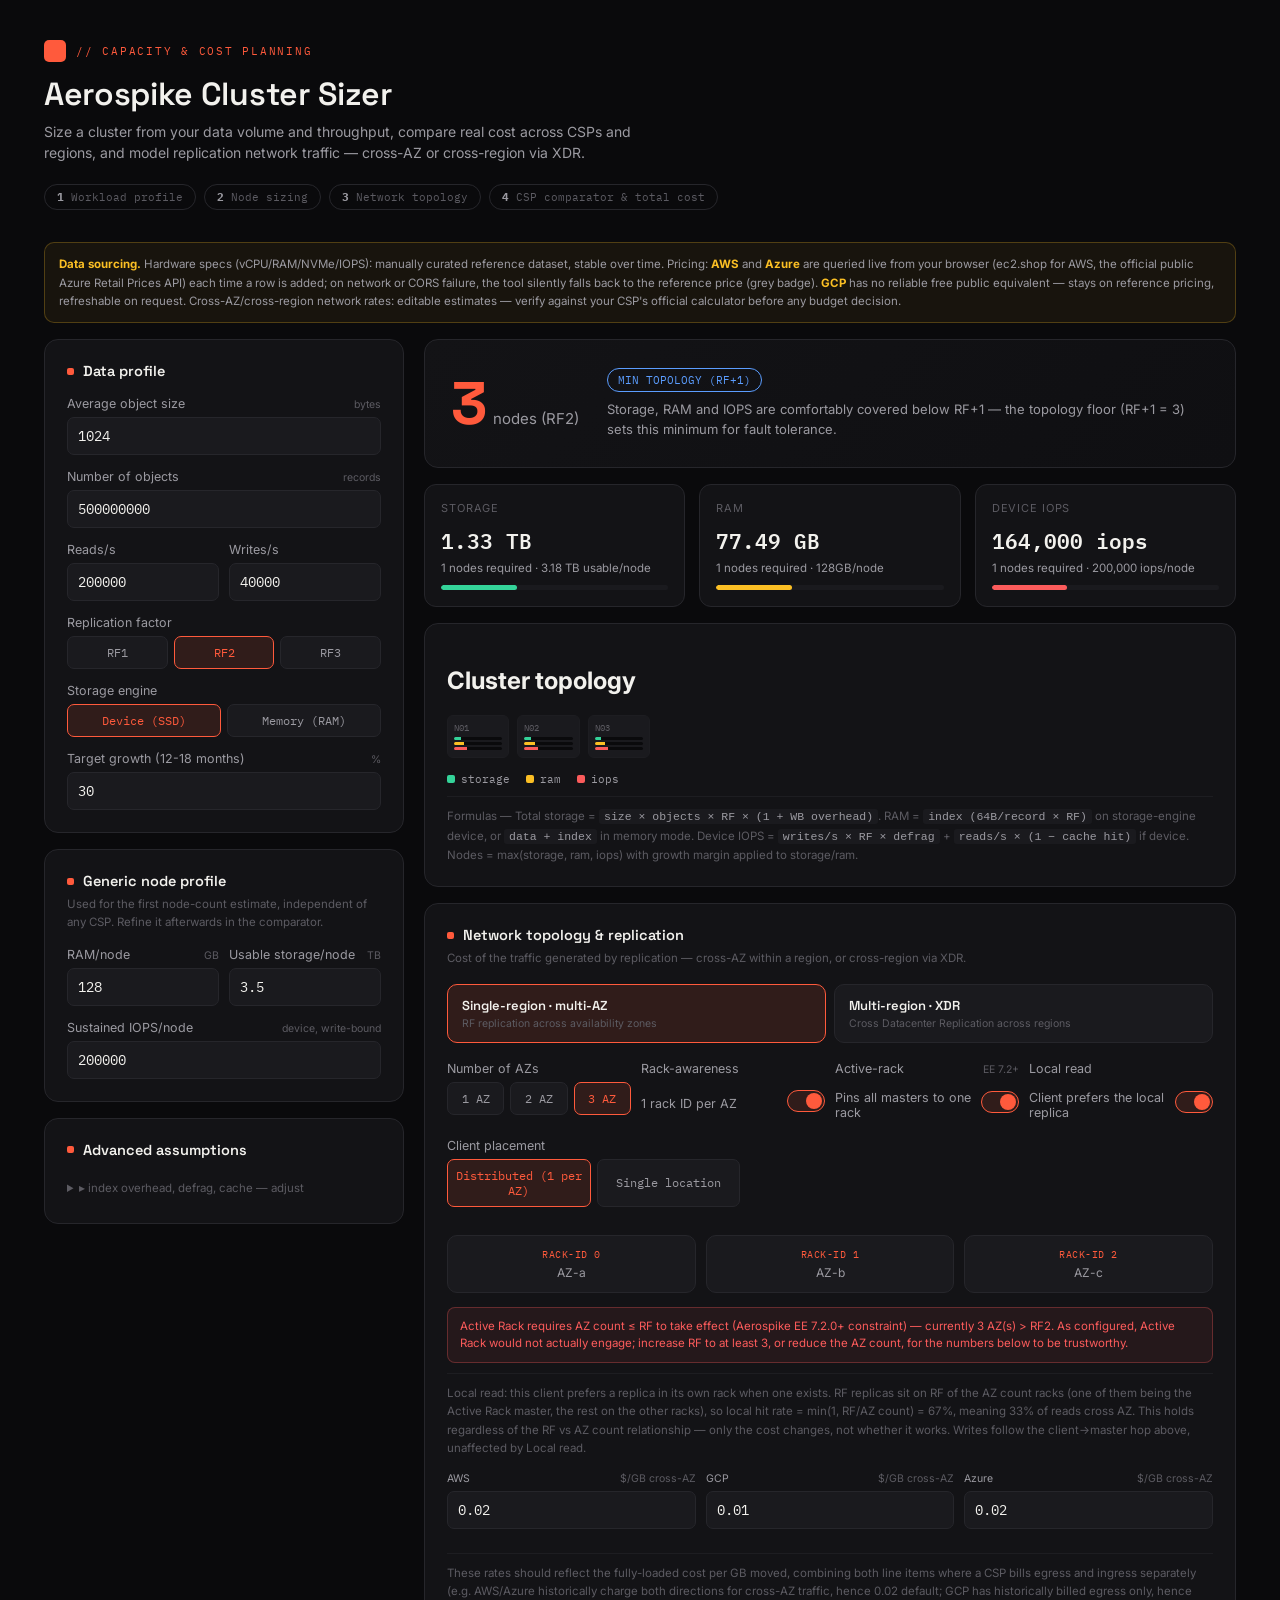
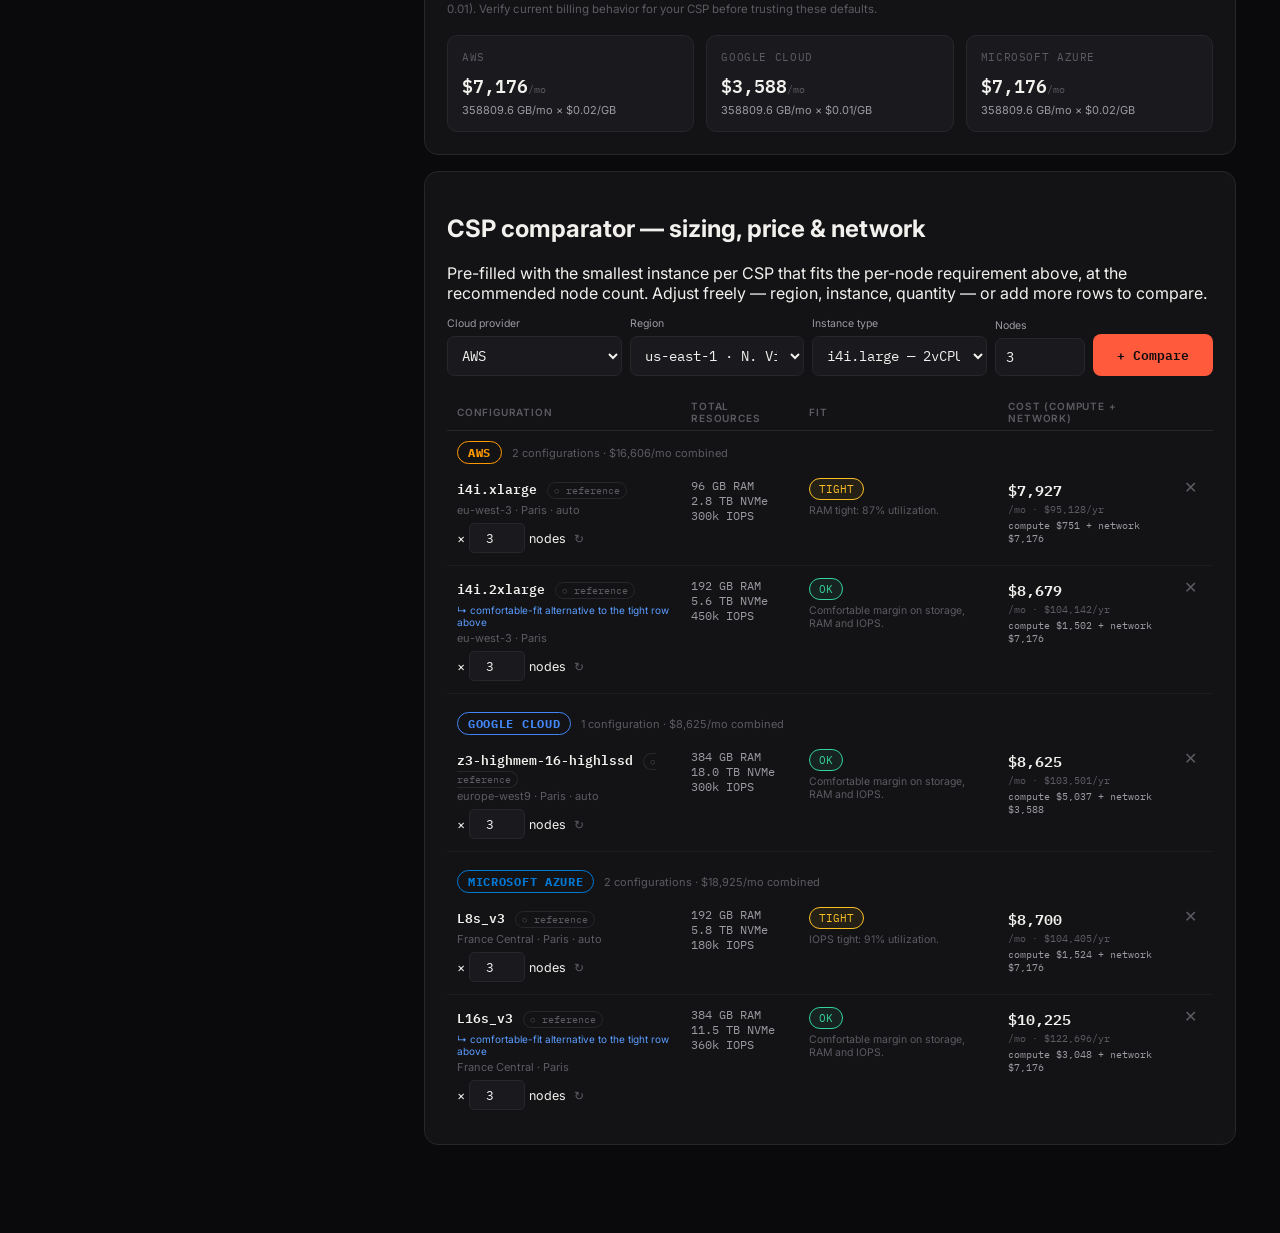
<file: aerospike-cluster-sizer.html>
<!DOCTYPE html>
<html lang="en">
<head>
<meta charset="UTF-8">
<meta name="viewport" content="width=device-width, initial-scale=1.0">
<title>Aerospike Cluster Sizer</title>
<link rel="preconnect" href="https://fonts.googleapis.com">
<link href="https://fonts.googleapis.com/css2?family=Space+Grotesk:wght@500;600;700&family=Inter:wght@400;500;600;700&family=IBM+Plex+Mono:wght@400;500;600;700&display=swap" rel="stylesheet">
<style>
  :root{
    --bg:#0A0A0C;
    --panel:#131316;
    --panel-2:#1A1A1E;
    --panel-3:#0F0F12;
    --border:#26262B;
    --border-soft:#1D1D21;
    --text:#F2F1ED;
    --text-dim:#9B9AA1;
    --text-faint:#5C5B62;
    --red:#FF5A3C;
    --red-dim:rgba(255,90,60,.12);
    --green:#34D399;
    --amber:#FBBF24;
    --bad:#FB5B5B;
    --blue:#5B9DFF;
  }
  *{box-sizing:border-box;}
  html,body{margin:0;padding:0;background:var(--bg);color:var(--text);font-family:'Inter',sans-serif;}
  ::selection{background:var(--red);color:#0A0A0C;}
  .mono{font-family:'IBM Plex Mono',monospace;}
  .disp{font-family:'Space Grotesk',sans-serif;}

  .wrap{max-width:1240px;margin:0 auto;padding:40px 24px 90px;}

  header{margin-bottom:32px;}
  .brand-row{display:flex;align-items:center;gap:10px;margin-bottom:14px;}
  .brand-mark{width:22px;height:22px;background:var(--red);border-radius:5px;display:inline-block;}
  .brand-eyebrow{font-family:'IBM Plex Mono',monospace;font-size:11px;letter-spacing:.16em;color:var(--red);text-transform:uppercase;}
  h1{font-family:'Space Grotesk',sans-serif;font-size:32px;margin:0 0 8px;font-weight:600;letter-spacing:-0.01em;line-height:1.15;}
  header p{color:var(--text-dim);font-size:14px;margin:0;max-width:640px;line-height:1.55;}

  .steps{display:flex;gap:8px;margin-top:20px;flex-wrap:wrap;}
  .step-pill{font-family:'IBM Plex Mono',monospace;font-size:10.5px;color:var(--text-faint);border:1px solid var(--border);border-radius:20px;padding:5px 12px;}
  .step-pill b{color:var(--text-dim);}

  .grid{display:grid;grid-template-columns:360px 1fr;gap:20px;}
  @media (max-width:940px){.grid{grid-template-columns:1fr;}}

  .panel{background:var(--panel);border:1px solid var(--border);border-radius:14px;padding:22px;}
  .panel + .panel{margin-top:16px;}
  .panel h2{font-family:'Space Grotesk',sans-serif;font-size:14.5px;margin:0 0 16px;font-weight:600;display:flex;align-items:center;gap:9px;}
  .panel h2::before{content:'';width:7px;height:7px;border-radius:2px;background:var(--red);display:inline-block;}
  .panel .subhead{font-size:11.5px;color:var(--text-faint);margin:-10px 0 16px;line-height:1.5;}

  .field{margin-bottom:14px;}
  .field:last-child{margin-bottom:0;}
  .field label{display:flex;justify-content:space-between;align-items:baseline;font-size:12.5px;color:var(--text-dim);margin-bottom:6px;}
  .field label span.hint{font-size:10.5px;color:var(--text-faint);}
  .field input[type=number], .field input[type=text], .field select{
    width:100%;background:var(--panel-2);border:1px solid var(--border);color:var(--text);
    padding:9px 10px;border-radius:7px;font-family:'IBM Plex Mono',monospace;font-size:13.5px;
  }
  .field input:focus, .field select:focus{outline:none;border-color:var(--red);}
  .field-row{display:grid;grid-template-columns:1fr 1fr;gap:10px;}
  .field-row3{display:grid;grid-template-columns:1fr 1fr 1fr;gap:10px;}
  .field-row4{display:grid;grid-template-columns:1fr 1fr 1fr 1fr;gap:10px;}

  .toggle-row{display:flex;gap:6px;}
  .toggle-btn{flex:1;background:var(--panel-2);border:1px solid var(--border);color:var(--text-dim);padding:8px 6px;font-size:12px;border-radius:7px;cursor:pointer;font-family:'IBM Plex Mono',monospace;transition:all .12s;}
  .toggle-btn.active{border-color:var(--red);color:var(--red);background:var(--red-dim);}

  .switch-row{display:flex;align-items:center;justify-content:space-between;gap:10px;padding:4px 0;}
  .switch-label{font-size:12.5px;color:var(--text-dim);}
  .switch{position:relative;width:38px;height:22px;flex:none;}
  .switch input{opacity:0;width:0;height:0;}
  .switch .slider{position:absolute;inset:0;background:var(--panel-2);border:1px solid var(--border);border-radius:20px;cursor:pointer;transition:.15s;}
  .switch .slider::before{content:'';position:absolute;width:16px;height:16px;left:2px;top:2px;background:var(--text-faint);border-radius:50%;transition:.15s;}
  .switch input:checked + .slider{background:var(--red-dim);border-color:var(--red);}
  .switch input:checked + .slider::before{transform:translateX(16px);background:var(--red);}
  .switch input:disabled + .slider{opacity:.4;cursor:not-allowed;}

  details{margin-top:4px;}
  summary{font-size:11.5px;color:var(--text-faint);cursor:pointer;padding:6px 0;user-select:none;}
  summary:hover{color:var(--text-dim);}

  .warn-box{background:rgba(251,91,91,.08);border:1px solid rgba(251,91,91,.3);border-radius:8px;padding:10px 12px;font-size:11.5px;color:var(--bad);line-height:1.5;margin-top:10px;}

  .hero-result{background:linear-gradient(135deg, var(--panel) 0%, var(--panel-3) 100%);border:1px solid var(--border);border-radius:14px;padding:28px 26px;display:flex;align-items:center;gap:28px;margin-bottom:16px;flex-wrap:wrap;}
  .node-count{font-family:'Space Grotesk',sans-serif;font-size:60px;font-weight:700;line-height:1;color:var(--red);}
  .node-count small{font-size:15px;color:var(--text-dim);font-weight:400;margin-left:6px;font-family:'Inter',sans-serif;}
  .hero-meta{flex:1;min-width:220px;}
  .hero-meta .constraint-tag{display:inline-block;font-family:'IBM Plex Mono',monospace;font-size:11px;padding:4px 10px;border-radius:20px;border:1px solid var(--border);margin-bottom:8px;}
  .hero-meta p{margin:0;font-size:13px;color:var(--text-dim);line-height:1.5;}

  .metrics-row{display:grid;grid-template-columns:repeat(3,1fr);gap:14px;margin-bottom:16px;}
  .metric-card{background:var(--panel);border:1px solid var(--border);border-radius:12px;padding:16px;}
  .metric-card .label{font-size:11px;text-transform:uppercase;letter-spacing:.08em;color:var(--text-faint);margin-bottom:8px;}
  .metric-card .value{font-family:'IBM Plex Mono',monospace;font-size:21px;font-weight:600;}
  .metric-card .subvalue{font-size:11.5px;color:var(--text-dim);margin-top:4px;}
  .bar-track{height:5px;background:var(--panel-2);border-radius:3px;margin-top:10px;overflow:hidden;}
  .bar-fill{height:100%;border-radius:3px;transition:width .25s ease;}

  .node-grid-panel{background:var(--panel);border:1px solid var(--border);border-radius:14px;padding:22px;}
  .node-grid{display:grid;grid-template-columns:repeat(auto-fill, minmax(60px,1fr));gap:8px;margin-top:14px;}
  .node-box{background:var(--panel-2);border:1px solid var(--border-soft);border-radius:6px;padding:6px 6px 5px;}
  .node-box .nid{font-family:'IBM Plex Mono',monospace;font-size:9px;color:var(--text-faint);margin-bottom:4px;}
  .node-mini-bar{height:3px;background:#0A0A0C;border-radius:2px;margin-bottom:2px;overflow:hidden;}
  .node-mini-fill{height:100%;}
  .legend{display:flex;gap:16px;margin-top:14px;flex-wrap:wrap;}
  .legend-item{display:flex;align-items:center;gap:6px;font-size:11px;color:var(--text-dim);font-family:'IBM Plex Mono',monospace;}
  .legend-dot{width:8px;height:8px;border-radius:2px;}
  .formula-note{font-size:11.5px;color:var(--text-faint);margin-top:10px;line-height:1.6;border-top:1px solid var(--border-soft);padding-top:10px;}
  .formula-note code{color:var(--text-dim);background:var(--panel-2);padding:1px 5px;border-radius:3px;}

  .disclaimer{background:rgba(251,191,36,.06);border:1px solid rgba(251,191,36,.25);border-radius:10px;padding:12px 14px;font-size:11.5px;color:var(--text-dim);line-height:1.6;margin-bottom:16px;}
  .disclaimer b{color:var(--amber);}

  .net-panel{margin-top:16px;}
  .mode-tabs{display:flex;gap:8px;margin-bottom:18px;}
  .mode-tab{flex:1;background:var(--panel-2);border:1px solid var(--border);border-radius:10px;padding:12px 14px;cursor:pointer;transition:.12s;}
  .mode-tab.active{border-color:var(--red);background:var(--red-dim);}
  .mode-tab .mt-title{font-family:'Space Grotesk',sans-serif;font-size:13px;font-weight:600;color:var(--text);}
  .mode-tab .mt-sub{font-size:10.5px;color:var(--text-faint);margin-top:3px;}

  .rack-viz{display:flex;gap:10px;margin:14px 0;flex-wrap:wrap;}
  .rack-box{flex:1;min-width:110px;background:var(--panel-2);border:1px solid var(--border);border-radius:10px;padding:12px;text-align:center;}
  .rack-box .rid{font-family:'IBM Plex Mono',monospace;font-size:10px;color:var(--red);margin-bottom:4px;letter-spacing:.05em;}
  .rack-box .az{font-size:12px;color:var(--text-dim);}

  .net-results{display:grid;grid-template-columns:repeat(3,1fr);gap:12px;margin-top:16px;}
  .net-result-card{background:var(--panel-2);border:1px solid var(--border);border-radius:10px;padding:14px;}
  .net-result-card .csp-name{font-family:'IBM Plex Mono',monospace;font-size:10.5px;color:var(--text-faint);text-transform:uppercase;letter-spacing:.06em;margin-bottom:6px;}
  .net-result-card .cost{font-family:'IBM Plex Mono',monospace;font-size:18px;font-weight:600;}
  .net-result-card .gb{font-size:11px;color:var(--text-dim);margin-top:3px;}
  .rate-inputs{display:grid;grid-template-columns:repeat(3,1fr);gap:10px;margin-top:14px;}
  .rate-inputs .field label{font-size:10.5px;}

  .csp-panel{background:var(--panel);border:1px solid var(--border);border-radius:14px;padding:22px;margin-top:16px;}
  .csp-add-row{display:grid;grid-template-columns:1fr 1fr 1fr 90px 120px;gap:8px;align-items:end;margin-top:14px;}
  @media (max-width:940px){.csp-add-row{grid-template-columns:1fr 1fr;}}
  .csp-add-row .field{margin-bottom:0;}
  .csp-add-row label{font-size:10.5px;}
  .add-btn{background:var(--red);color:#0A0A0C;border:none;border-radius:8px;padding:10px 10px;font-family:'IBM Plex Mono',monospace;font-size:12.5px;font-weight:600;cursor:pointer;}
  .add-btn:hover{opacity:.88;}

  .compare-table{width:100%;border-collapse:collapse;margin-top:18px;font-size:12.5px;}
  .compare-table th{text-align:left;font-size:10px;text-transform:uppercase;letter-spacing:.08em;color:var(--text-faint);padding:6px 10px;border-bottom:1px solid var(--border);font-weight:600;}
  .compare-table td{padding:12px 10px;border-bottom:1px solid var(--border-soft);vertical-align:top;}
  .csp-group-row td{padding:14px 10px 6px;border-bottom:none;}
  .csp-group-row:not(:first-child) td{padding-top:22px;border-top:1px solid var(--border);}
  .csp-group-label{font-family:'IBM Plex Mono',monospace;font-size:11.5px;font-weight:700;text-transform:uppercase;letter-spacing:.06em;border:1px solid;border-radius:20px;padding:3px 10px;}
  .csp-group-count{font-size:11px;color:var(--text-faint);margin-left:10px;}
  .compare-table tr:last-child td{border-bottom:none;}
  .row-instance{font-family:'IBM Plex Mono',monospace;font-weight:600;}
  .row-csp-tag{display:inline-block;font-size:9.5px;font-family:'IBM Plex Mono',monospace;padding:2px 6px;border-radius:3px;margin-right:6px;text-transform:uppercase;letter-spacing:.04em;}
  .price-source{font-size:9.5px;font-family:'IBM Plex Mono',monospace;padding:1px 6px;border-radius:10px;margin-left:6px;}
  .price-live{color:var(--green);border:1px solid var(--green);}
  .price-ref{color:var(--text-faint);border:1px solid var(--border);}
  .row-cost{font-family:'IBM Plex Mono',monospace;font-weight:600;font-size:15px;}
  .row-cost .per-mo{font-size:10px;color:var(--text-faint);font-weight:400;display:block;}
  .row-cost .breakdown{font-size:10px;color:var(--text-dim);font-weight:400;margin-top:3px;}
  .fit-badge{font-family:'IBM Plex Mono',monospace;font-size:10.5px;padding:3px 9px;border-radius:20px;border:1px solid;display:inline-block;white-space:nowrap;}
  .fit-ok{color:var(--green);border-color:var(--green);background:rgba(52,211,153,.08);}
  .fit-tight{color:var(--amber);border-color:var(--amber);background:rgba(251,191,36,.08);}
  .fit-bad{color:var(--bad);border-color:var(--bad);background:rgba(251,91,91,.08);}
  .fit-detail{font-size:10.5px;color:var(--text-faint);margin-top:4px;max-width:230px;}
  .qty-input{width:56px;background:var(--panel-2);border:1px solid var(--border);color:var(--text);padding:6px 7px;border-radius:5px;font-family:'IBM Plex Mono',monospace;font-size:12.5px;text-align:center;}
  .remove-btn{background:none;border:none;color:var(--text-faint);cursor:pointer;font-size:16px;line-height:1;padding:2px 6px;}
  .remove-btn:hover{color:var(--bad);}
  .refresh-btn{background:none;border:none;color:var(--text-faint);cursor:pointer;font-size:12px;padding:2px 4px;}
  .refresh-btn:hover{color:var(--blue);}
  .empty-compare{color:var(--text-faint);font-size:12.5px;padding:24px 0;text-align:center;}
  .loading-dot{display:inline-block;width:6px;height:6px;border-radius:50%;background:var(--amber);animation:pulse 1s infinite;}
  @keyframes pulse{0%,100%{opacity:1;}50%{opacity:.3;}}
</style>
</head>
<body>
<div class="wrap">

  <header>
    <div class="brand-row">
      <span class="brand-mark"></span>
      <span class="brand-eyebrow">// capacity &amp; cost planning</span>
    </div>
    <h1>Aerospike Cluster Sizer</h1>
    <p>Size a cluster from your data volume and throughput, compare real cost across CSPs and regions, and model replication network traffic — cross-AZ or cross-region via XDR.</p>
    <div class="steps">
      <span class="step-pill"><b>1</b> Workload profile</span>
      <span class="step-pill"><b>2</b> Node sizing</span>
      <span class="step-pill"><b>3</b> Network topology</span>
      <span class="step-pill"><b>4</b> CSP comparator &amp; total cost</span>
    </div>
  </header>

  <div class="disclaimer">
    <b>Data sourcing.</b> Hardware specs (vCPU/RAM/NVMe/IOPS): manually curated reference dataset, stable over time. Pricing: <b>AWS</b> and <b>Azure</b> are queried live from your browser (ec2.shop for AWS, the official public Azure Retail Prices API) each time a row is added; on network or CORS failure, the tool silently falls back to the reference price (grey badge). <b>GCP</b> has no reliable free public equivalent — stays on reference pricing, refreshable on request. Cross-AZ/cross-region network rates: editable estimates — verify against your CSP's official calculator before any budget decision.
  </div>

  <div class="grid">
    <div>
      <div class="panel">
        <h2>Data profile</h2>
        <div class="field">
          <label>Average object size <span class="hint">bytes</span></label>
          <input type="number" id="objSize" value="1024" min="1">
        </div>
        <div class="field">
          <label>Number of objects <span class="hint">records</span></label>
          <input type="number" id="numObjects" value="500000000" min="1">
        </div>
        <div class="field-row">
          <div class="field">
            <label>Reads/s</label>
            <input type="number" id="readsPerSec" value="200000" min="0">
          </div>
          <div class="field">
            <label>Writes/s</label>
            <input type="number" id="writesPerSec" value="40000" min="0">
          </div>
        </div>
        <div class="field">
          <label>Replication factor</label>
          <div class="toggle-row" id="rfToggle">
            <button class="toggle-btn" data-val="1">RF1</button>
            <button class="toggle-btn active" data-val="2">RF2</button>
            <button class="toggle-btn" data-val="3">RF3</button>
          </div>
        </div>
        <div class="field">
          <label>Storage engine</label>
          <div class="toggle-row" id="engineToggle">
            <button class="toggle-btn active" data-val="device">Device (SSD)</button>
            <button class="toggle-btn" data-val="memory">Memory (RAM)</button>
          </div>
        </div>
        <div class="field">
          <label>Target growth (12-18 months) <span class="hint">%</span></label>
          <input type="number" id="growth" value="30" min="0">
        </div>
      </div>

      <div class="panel">
        <h2>Generic node profile</h2>
        <div class="subhead">Used for the first node-count estimate, independent of any CSP. Refine it afterwards in the comparator.</div>
        <div class="field-row">
          <div class="field">
            <label>RAM/node <span class="hint">GB</span></label>
            <input type="number" id="ramPerNode" value="128" min="1">
          </div>
          <div class="field">
            <label>Usable storage/node <span class="hint">TB</span></label>
            <input type="number" id="storagePerNode" value="3.5" min="0.1" step="0.1">
          </div>
        </div>
        <div class="field">
          <label>Sustained IOPS/node <span class="hint">device, write-bound</span></label>
          <input type="number" id="iopsPerNode" value="200000" min="1000">
        </div>
      </div>

      <div class="panel">
        <h2>Advanced assumptions</h2>
        <details>
          <summary>▸ index overhead, defrag, cache — adjust</summary>
          <div style="margin-top:12px;">
            <div class="field">
              <label>Primary index <span class="hint">bytes/record in RAM</span></label>
              <input type="number" id="idxBytes" value="64" min="16">
            </div>
            <div class="field">
              <label>Write-block overhead <span class="hint">%</span></label>
              <input type="number" id="wbOverhead" value="10" min="0">
            </div>
            <div class="field">
              <label>Defrag/compaction multiplier <span class="hint">×device writes</span></label>
              <input type="number" id="defragMult" value="1.3" min="1" step="0.05">
            </div>
            <div class="field">
              <label>Reads absorbed by cache (post-write-queue) <span class="hint">%, device only</span></label>
              <input type="number" id="cacheHit" value="70" min="0" max="100">
            </div>
          </div>
        </details>
      </div>
    </div>

    <div>
      <div class="hero-result">
        <div class="node-count" id="nodeCount">—<small>nodes</small></div>
        <div class="hero-meta">
          <div class="constraint-tag" id="constraintTag">calculating…</div>
          <p id="constraintText">Fill in the data profile to run the sizing.</p>
        </div>
      </div>

      <div class="metrics-row">
        <div class="metric-card">
          <div class="label">Storage</div>
          <div class="value" id="storageVal">—</div>
          <div class="subvalue" id="storageSub">—</div>
          <div class="bar-track"><div class="bar-fill" id="storageBar" style="background:var(--green);width:0%"></div></div>
        </div>
        <div class="metric-card">
          <div class="label">RAM</div>
          <div class="value" id="ramVal">—</div>
          <div class="subvalue" id="ramSub">—</div>
          <div class="bar-track"><div class="bar-fill" id="ramBar" style="background:var(--amber);width:0%"></div></div>
        </div>
        <div class="metric-card">
          <div class="label">Device IOPS</div>
          <div class="value" id="iopsVal">—</div>
          <div class="subvalue" id="iopsSub">—</div>
          <div class="bar-track"><div class="bar-fill" id="iopsBar" style="background:var(--bad);width:0%"></div></div>
        </div>
      </div>

      <div class="node-grid-panel">
        <h2>Cluster topology</h2>
        <div class="node-grid" id="nodeGrid"></div>
        <div class="legend">
          <div class="legend-item"><div class="legend-dot" style="background:var(--green);"></div>storage</div>
          <div class="legend-item"><div class="legend-dot" style="background:var(--amber);"></div>ram</div>
          <div class="legend-item"><div class="legend-dot" style="background:var(--bad);"></div>iops</div>
        </div>
        <div class="formula-note">
          Formulas — Total storage = <code>size × objects × RF × (1 + WB overhead)</code>. RAM = <code>index (64B/record × RF)</code> on storage-engine device, or <code>data + index</code> in memory mode. Device IOPS = <code>writes/s × RF × defrag</code> + <code>reads/s × (1 − cache hit)</code> if device. Nodes = max(storage, ram, iops) with growth margin applied to storage/ram.
        </div>
      </div>

      <div class="panel net-panel">
        <h2>Network topology &amp; replication</h2>
        <div class="subhead">Cost of the traffic generated by replication — cross-AZ within a region, or cross-region via XDR.</div>

        <div class="mode-tabs" id="modeTabs">
          <div class="mode-tab active" data-mode="az">
            <div class="mt-title">Single-region · multi-AZ</div>
            <div class="mt-sub">RF replication across availability zones</div>
          </div>
          <div class="mode-tab" data-mode="region">
            <div class="mt-title">Multi-region · XDR</div>
            <div class="mt-sub">Cross Datacenter Replication across regions</div>
          </div>
        </div>

        <div id="azModeFields">
          <div class="field-row4">
            <div class="field">
              <label>Number of AZs</label>
              <div class="toggle-row" id="azCountToggle">
                <button class="toggle-btn" data-val="1">1 AZ</button>
                <button class="toggle-btn" data-val="2">2 AZ</button>
                <button class="toggle-btn active" data-val="3">3 AZ</button>
              </div>
            </div>
            <div class="field">
              <label>Rack-awareness</label>
              <div class="switch-row" style="padding-top:8px;">
                <span class="switch-label">1 rack ID per AZ</span>
                <label class="switch"><input type="checkbox" id="rackAwareToggle" checked><span class="slider"></span></label>
              </div>
            </div>
            <div class="field">
              <label>Active-rack <span class="hint">EE 7.2+</span></label>
              <div class="switch-row" style="padding-top:8px;">
                <span class="switch-label">Pins all masters to one rack</span>
                <label class="switch"><input type="checkbox" id="activeRackToggle" checked><span class="slider"></span></label>
              </div>
            </div>
            <div class="field">
              <label>Local read</label>
              <div class="switch-row" style="padding-top:8px;">
                <span class="switch-label">Client prefers the local replica</span>
                <label class="switch"><input type="checkbox" id="localReadToggle" checked><span class="slider"></span></label>
              </div>
            </div>
          </div>
          <div class="field-row" id="clientPlacementRow">
            <div class="field">
              <label>Client placement</label>
              <div class="toggle-row" id="clientPlacementToggle">
                <button class="toggle-btn active" data-val="distributed">Distributed (1 per AZ)</button>
                <button class="toggle-btn" data-val="single">Single location</button>
              </div>
            </div>
            <div class="field" id="residualField">
              <label>Residual cross-AZ read rate (fallback / rebalance) <span class="hint">%</span></label>
              <input type="number" id="residualPct" value="3" min="0" max="100">
            </div>
          </div>
          <div class="rack-viz" id="rackViz"></div>
          <div id="rfAzWarning"></div>
        </div>

        <div id="regionModeFields" style="display:none;">
          <div class="field-row3">
            <div class="field">
              <label>Number of regions</label>
              <div class="toggle-row" id="numRegionsToggle">
                <button class="toggle-btn active" data-val="2">2</button>
                <button class="toggle-btn" data-val="3">3</button>
                <button class="toggle-btn" data-val="4">4</button>
              </div>
            </div>
            <div class="field">
              <label>XDR topology</label>
              <div class="toggle-row" id="xdrTopoToggle">
                <button class="toggle-btn active" data-val="mesh">Active-active (mesh)</button>
                <button class="toggle-btn" data-val="hub">Hub-spoke</button>
              </div>
            </div>
            <div class="field">
              <label>XDR compression</label>
              <div class="switch-row" style="padding-top:8px;">
                <span class="switch-label">Reduces volume shipped</span>
                <label class="switch"><input type="checkbox" id="xdrCompressToggle" checked><span class="slider"></span></label>
              </div>
            </div>
          </div>
          <div class="field" id="compressionRatioField">
            <label>Compression ratio <span class="hint">% of volume saved</span></label>
            <input type="number" id="compressionRatio" value="50" min="0" max="90">
          </div>
        </div>

        <div class="formula-note" id="netFormulaNote"></div>

        <div class="rate-inputs">
          <div class="field">
            <label>AWS <span class="hint" id="awsRateLabel">$/GB cross-AZ</span></label>
            <input type="number" id="rateAws" value="0.02" min="0" step="0.001">
          </div>
          <div class="field">
            <label>GCP <span class="hint" id="gcpRateLabel">$/GB cross-AZ</span></label>
            <input type="number" id="rateGcp" value="0.01" min="0" step="0.001">
          </div>
          <div class="field">
            <label>Azure <span class="hint" id="azureRateLabel">$/GB cross-AZ</span></label>
            <input type="number" id="rateAzure" value="0.02" min="0" step="0.001">
          </div>
        </div>
        <div class="formula-note">These rates should reflect the fully-loaded cost per GB moved, combining both line items where a CSP bills egress and ingress separately (e.g. AWS/Azure historically charge both directions for cross-AZ traffic, hence 0.02 default; GCP has historically billed egress only, hence 0.01). Verify current billing behavior for your CSP before trusting these defaults.</div>

        <div class="net-results" id="netResults"></div>
      </div>

      <div class="csp-panel">
        <h2>CSP comparator — sizing, price &amp; network</h2>
        <div class="subhead">Pre-filled with the smallest instance per CSP that fits the per-node requirement above, at the recommended node count. Adjust freely — region, instance, quantity — or add more rows to compare.</div>
        <div class="csp-add-row">
          <div class="field">
            <label>Cloud provider</label>
            <select id="cspSelect">
              <option value="aws">AWS</option>
              <option value="gcp">Google Cloud</option>
              <option value="azure">Microsoft Azure</option>
            </select>
          </div>
          <div class="field">
            <label>Region</label>
            <select id="regionSelect"></select>
          </div>
          <div class="field">
            <label>Instance type</label>
            <select id="instanceSelect"></select>
          </div>
          <div class="field">
            <label>Nodes</label>
            <input type="number" id="qtyInput" value="1" min="1">
          </div>
          <button class="add-btn" id="addRowBtn">+ Compare</button>
        </div>

        <table class="compare-table" id="compareTable">
          <thead>
            <tr>
              <th>Configuration</th>
              <th>Total resources</th>
              <th>Fit</th>
              <th>Cost (compute + network)</th>
              <th></th>
            </tr>
          </thead>
          <tbody id="compareBody"></tbody>
        </table>
        <div class="empty-compare" id="emptyCompare">Add a configuration to compare price and fit against the requirement calculated above.</div>
      </div>
    </div>
  </div>
</div>

<script>
const $ = id => document.getElementById(id);

let state = { rf: 2, engine: 'device' };
let net = {
  mode: 'az',
  azCount: 3, rackAware: true, activeRack: true, localRead: true, residualPct: 3, clientPlacement: 'distributed',
  numRegions: 2, xdrTopo: 'mesh', xdrCompress: true, compressionRatio: 50,
  rates: { aws: 0.02, gcp: 0.01, azure: 0.02 },
};

document.querySelectorAll('#rfToggle .toggle-btn').forEach(btn=>{
  btn.addEventListener('click', ()=>{
    document.querySelectorAll('#rfToggle .toggle-btn').forEach(b=>b.classList.remove('active'));
    btn.classList.add('active');
    state.rf = parseInt(btn.dataset.val);
    compute();
  });
});
document.querySelectorAll('#engineToggle .toggle-btn').forEach(btn=>{
  btn.addEventListener('click', ()=>{
    document.querySelectorAll('#engineToggle .toggle-btn').forEach(b=>b.classList.remove('active'));
    btn.classList.add('active');
    state.engine = btn.dataset.val;
    compute();
  });
});
document.querySelectorAll('input[type=number]').forEach(inp=>{
  inp.addEventListener('input', compute);
});

document.querySelectorAll('#modeTabs .mode-tab').forEach(tab=>{
  tab.addEventListener('click', ()=>{
    document.querySelectorAll('#modeTabs .mode-tab').forEach(t=>t.classList.remove('active'));
    tab.classList.add('active');
    net.mode = tab.dataset.mode;
    $('azModeFields').style.display = net.mode==='az' ? 'block' : 'none';
    $('regionModeFields').style.display = net.mode==='region' ? 'block' : 'none';
    const rateLabel = net.mode==='az' ? '$/GB cross-AZ' : '$/GB cross-region';
    $('awsRateLabel').textContent = rateLabel;
    $('gcpRateLabel').textContent = rateLabel;
    $('azureRateLabel').textContent = rateLabel;
    compute();
  });
});
function refreshResidualVisibility(){
  if(net.azCount === 1) return; // fields already hidden
  // Client placement / residual only affect the maths when Active Rack pins the master
  // to one specific rack — Local read is independent of this and doesn't need it.
  const showPlacement = net.rackAware && net.activeRack;
  $('clientPlacementRow').style.display = showPlacement ? 'flex' : 'none';
  $('residualField').style.display = (showPlacement && net.clientPlacement==='single') ? 'block' : 'none';
}
let prevRackAware = true, prevActiveRack = true, prevLocalRead = true;
function updateAzDependentUI(){
  const rackToggle = $('rackAwareToggle');
  const activeToggle = $('activeRackToggle');
  const localToggle = $('localReadToggle');
  if(net.azCount === 1){
    if(!rackToggle.disabled){ prevRackAware = net.rackAware; prevActiveRack = net.activeRack; prevLocalRead = net.localRead; }
    rackToggle.checked = false; rackToggle.disabled = true; net.rackAware = false;
    activeToggle.checked = false; activeToggle.disabled = true; net.activeRack = false;
    localToggle.checked = false; localToggle.disabled = true; net.localRead = false;
    $('residualField').style.display = 'none';
    $('clientPlacementRow').style.display = 'none';
  } else {
    if(rackToggle.disabled){
      // only restore prior choices when actually leaving the forced-off 1-AZ state
      rackToggle.checked = prevRackAware; net.rackAware = prevRackAware;
      activeToggle.checked = prevActiveRack; net.activeRack = prevActiveRack;
      localToggle.checked = prevLocalRead; net.localRead = prevLocalRead;
    }
    rackToggle.disabled = false;
    activeToggle.disabled = !net.rackAware;
    localToggle.disabled = !net.rackAware;
    refreshResidualVisibility();
  }
}
document.querySelectorAll('#clientPlacementToggle .toggle-btn').forEach(btn=>{
  btn.addEventListener('click', ()=>{
    document.querySelectorAll('#clientPlacementToggle .toggle-btn').forEach(b=>b.classList.remove('active'));
    btn.classList.add('active');
    net.clientPlacement = btn.dataset.val;
    refreshResidualVisibility();
    compute();
  });
});
document.querySelectorAll('#azCountToggle .toggle-btn').forEach(btn=>{
  btn.addEventListener('click', ()=>{
    document.querySelectorAll('#azCountToggle .toggle-btn').forEach(b=>b.classList.remove('active'));
    btn.classList.add('active');
    net.azCount = parseInt(btn.dataset.val);
    updateAzDependentUI();
    compute();
  });
});
document.querySelectorAll('#numRegionsToggle .toggle-btn').forEach(btn=>{
  btn.addEventListener('click', ()=>{
    document.querySelectorAll('#numRegionsToggle .toggle-btn').forEach(b=>b.classList.remove('active'));
    btn.classList.add('active');
    net.numRegions = parseInt(btn.dataset.val);
    compute();
  });
});
document.querySelectorAll('#xdrTopoToggle .toggle-btn').forEach(btn=>{
  btn.addEventListener('click', ()=>{
    document.querySelectorAll('#xdrTopoToggle .toggle-btn').forEach(b=>b.classList.remove('active'));
    btn.classList.add('active');
    net.xdrTopo = btn.dataset.val;
    compute();
  });
});
$('rackAwareToggle').addEventListener('change', e=>{
  net.rackAware = e.target.checked;
  $('activeRackToggle').disabled = !net.rackAware;
  $('localReadToggle').disabled = !net.rackAware;
  if(!net.rackAware){
    $('activeRackToggle').checked = false; net.activeRack = false;
    $('localReadToggle').checked = false; net.localRead = false;
  }
  refreshResidualVisibility();
  compute();
});
$('activeRackToggle').addEventListener('change', e=>{ net.activeRack = e.target.checked; refreshResidualVisibility(); compute(); });
$('localReadToggle').addEventListener('change', e=>{ net.localRead = e.target.checked; refreshResidualVisibility(); compute(); });
$('xdrCompressToggle').addEventListener('change', e=>{ net.xdrCompress = e.target.checked; compute(); });
['residualPct','compressionRatio','rateAws','rateGcp','rateAzure'].forEach(id=>{
  $(id).addEventListener('input', ()=>{
    net.residualPct = parseFloat($('residualPct').value)||0;
    net.compressionRatio = parseFloat($('compressionRatio').value)||0;
    net.rates.aws = parseFloat($('rateAws').value)||0;
    net.rates.gcp = parseFloat($('rateGcp').value)||0;
    net.rates.azure = parseFloat($('rateAzure').value)||0;
    compute();
  });
});

function fmtBytes(bytes){
  if(bytes===0) return '0 B';
  const units=['B','KB','MB','GB','TB','PB'];
  let i=Math.floor(Math.log(bytes)/Math.log(1024));
  i=Math.min(i, units.length-1);
  return (bytes/Math.pow(1024,i)).toFixed(2)+' '+units[i];
}
function fmtNum(n){ return Math.round(n).toLocaleString('en-US'); }
function fmtUSD(n){ return '$'+n.toLocaleString('en-US', {maximumFractionDigits:0}); }

let lastRequirement = null;
let lastFinalNodes = null;
let lastNetworkResult = null;

function computeNetwork(){
  const readsPerSec = parseFloat($('readsPerSec').value)||0;
  const writesPerSec = parseFloat($('writesPerSec').value)||0;
  const objSize = parseFloat($('objSize').value)||0;
  const rf = state.rf;
  const SECONDS_PER_MONTH = 730*3600; // aligned with the 730h/month used for compute cost

  let bytesPerSecByComponent = {};
  let note = '';

  if(net.mode==='az'){
    if(net.azCount === 1){
      bytesPerSecByComponent = { write: 0, read: 0 };
      note = "Single-AZ deployment: replicas are spread across nodes only, not zones — there is no cross-AZ boundary to cross, so replication traffic stays on the intra-zone network. Network cost is $0, but there is no zone-level fault tolerance.";
    } else {
      const clientToMasterFraction = (net.azCount-1)/net.azCount; // partition master is fixed by key hash — never rack-pinned, so this applies to writes in every tier below
      let writeCrossAZ, readCrossAZ, note2;

      if(!net.rackAware){
        // No rack-awareness — placement is effectively random cluster-wide, for both reads and the write's client→master hop
        writeCrossAZ = writesPerSec * objSize * (clientToMasterFraction + Math.max(0, rf-1));
        readCrossAZ = readsPerSec * objSize * clientToMasterFraction;
        note2 = "No rack-awareness: partition placement ignores AZ boundaries, so both the client→master hop (writes) and the client→serving-node hop (reads) land off-AZ with probability (AZ count−1)/AZ count = " + Math.round(clientToMasterFraction*100) + "%, regardless of client placement. Writes additionally replicate (RF−1) times cross-AZ, always.";
      } else {
        // Rack-aware placement. Active Rack and Local read are independent controls:
        //  - Active Rack (EE 7.2.0+) is a server-side placement policy: it pins every master
        //    partition onto one designated rack instead of leaving master ownership hash-random.
        //    It only changes WRITE traffic (and where the default, no-preference read lands).
        //  - Local read is a client-side read policy: the client prefers whichever replica (master
        //    or not) happens to sit in its own rack. It only changes READ traffic, and its hit rate
        //    (min(1, RF/AZ count)) holds for any RF vs AZ count relationship — it has a cost impact,
        //    not a behavioral requirement, so it doesn't need AZ count ≤ RF the way Active Rack does.
        const coLocated = net.activeRack && net.clientPlacement === 'single'; // client's single location IS the active/master rack
        writeCrossAZ = writesPerSec * objSize * ((coLocated ? 0 : clientToMasterFraction) + Math.max(0, rf-1));

        if(coLocated){
          readCrossAZ = readsPerSec * objSize * (net.residualPct/100);
          note2 = "Active Rack pins every master partition onto this designated rack (Aerospike EE 7.2.0+), and clients are co-located with it (single-location placement), so the default read already lands on the local master" + (net.localRead ? " — Local read reinforces this but adds nothing further here." : ".") + " Writes only pay the mandatory (RF−1) replica fan-out to the other racks; reads use the residual fallback rate (" + net.residualPct + "%, rebalance/failover).";
        } else if(net.localRead){
          const localHitRate = Math.min(1, rf/net.azCount);
          const readCrossFraction = 1 - localHitRate;
          readCrossAZ = readsPerSec * objSize * readCrossFraction;
          note2 = "Local read: this client prefers a replica in its own rack when one exists. RF replicas sit on RF of the AZ count racks" + (net.activeRack ? " (one of them being the Active Rack master, the rest on the other racks)" : "") + ", so local hit rate = min(1, RF/AZ count) = " + Math.round(localHitRate*100) + "%, meaning " + Math.round(readCrossFraction*100) + "% of reads cross AZ" + (rf>=net.azCount ? " — fully local since RF ≥ AZ count." : ".") + " This holds regardless of the RF vs AZ count relationship — only the cost changes, not whether it works. Writes follow the client→master hop above, unaffected by Local read.";
        } else {
          readCrossAZ = readsPerSec * objSize * clientToMasterFraction;
          note2 = "Local read is off, so reads default to the master" + (net.activeRack ? " — Active Rack pins it onto one rack, but these clients aren't co-located with it (distributed placement), so it's still usually remote" : ", whose ownership isn't rack-pinned without Active Rack") + ": (AZ count−1)/AZ count = " + Math.round(clientToMasterFraction*100) + "% of reads cross AZ, same shape as the write's client→master hop. Enable Local read to let this client use a co-located replica instead.";
        }
      }
      bytesPerSecByComponent = { write: writeCrossAZ, read: readCrossAZ };
      note = note2;
    }
  } else {
    const factor = net.xdrTopo==='mesh' ? (net.numRegions-1) : 1;
    let xdrBytes = writesPerSec * objSize * factor;
    if(net.xdrCompress) xdrBytes *= (1 - net.compressionRatio/100);
    bytesPerSecByComponent = { xdr: xdrBytes };
    note = "XDR volume = writes/s × size × " + (net.xdrTopo==='mesh' ? "(regions−1) [active-active mesh, each write ships to every other region]" : "1 [hub-spoke, a single hop to the hub]") + (net.xdrCompress ? ' × (1 − compression)' : '') + ".";
  }

  const totalBytesPerSec = Object.values(bytesPerSecByComponent).reduce((a,b)=>a+b,0);
  const monthlyGB = totalBytesPerSec * SECONDS_PER_MONTH / 1e9;

  const costs = {};
  ['aws','gcp','azure'].forEach(k=>{ costs[k] = monthlyGB * net.rates[k]; });

  return { monthlyGB, costs, note, totalBytesPerSec };
}

function renderNetworkPanel(netResult){
  $('netFormulaNote').textContent = netResult.note;

  const rv = $('rackViz');
  rv.innerHTML='';
  const azLetters = ['a','b','c','d'];
  for(let i=0;i<net.azCount;i++){
    const box = document.createElement('div');
    box.className='rack-box';
    box.innerHTML = '<div class="rid">RACK-ID ' + i + '</div><div class="az">AZ-' + azLetters[i] + '</div>';
    rv.appendChild(box);
  }
  rv.style.display = net.mode==='az' ? 'flex' : 'none';

  const warnBox = $('rfAzWarning');
  if(net.mode==='az' && net.azCount === 1){
    warnBox.innerHTML = '<div class="warn-box">Single-AZ topology: replicas are distributed across nodes only, not zones. This protects against node failure but not an availability-zone outage. Cross-AZ network cost is $0.</div>';
  } else if(net.mode==='az' && net.rackAware && net.activeRack && net.azCount > state.rf){
    warnBox.innerHTML = '<div class="warn-box">Active Rack requires AZ count ≤ RF to take effect (Aerospike EE 7.2.0+ constraint) — currently ' + net.azCount + ' AZ(s) &gt; RF' + state.rf + '. As configured, Active Rack would not actually engage; increase RF to at least ' + net.azCount + ', or reduce the AZ count, for the numbers below to be trustworthy.</div>';
  } else if(net.mode==='az' && state.rf > net.azCount){
    warnBox.innerHTML = '<div class="warn-box">RF' + state.rf + ' &gt; ' + net.azCount + ' configured AZ(s): at least one rack will host multiple replicas of the same record, reducing real fault tolerance. Align the AZ count with the RF, or lower the RF.</div>';
  } else {
    warnBox.innerHTML = '';
  }

  const csps = [{k:'aws',label:'AWS'},{k:'gcp',label:'Google Cloud'},{k:'azure',label:'Microsoft Azure'}];
  $('netResults').innerHTML = csps.map(c=>
    '<div class="net-result-card">' +
      '<div class="csp-name">' + c.label + '</div>' +
      '<div class="cost">' + fmtUSD(netResult.costs[c.k]) + '<span style="font-size:10px;color:var(--text-faint);font-weight:400;">/mo</span></div>' +
      '<div class="gb">' + netResult.monthlyGB.toFixed(1) + ' GB/mo × $' + net.rates[c.k] + '/GB</div>' +
    '</div>'
  ).join('');
}

function compute(){
  const objSize = parseFloat($('objSize').value)||0;
  const numObjects = parseFloat($('numObjects').value)||0;
  const readsPerSec = parseFloat($('readsPerSec').value)||0;
  const writesPerSec = parseFloat($('writesPerSec').value)||0;
  const growth = (parseFloat($('growth').value)||0)/100;

  const ramPerNodeGB = parseFloat($('ramPerNode').value)||1;
  const storagePerNodeTB = parseFloat($('storagePerNode').value)||0.1;
  const iopsPerNode = parseFloat($('iopsPerNode').value)||1000;

  const idxBytes = parseFloat($('idxBytes').value)||64;
  const wbOverhead = (parseFloat($('wbOverhead').value)||0)/100;
  const defragMult = parseFloat($('defragMult').value)||1.3;
  const cacheHit = (parseFloat($('cacheHit').value)||0)/100;

  const rf = state.rf;
  const engine = state.engine;

  const totalRecordsRF = numObjects * rf;
  const rawDataBytes = objSize * totalRecordsRF;
  const storageWithOverhead = rawDataBytes * (1+wbOverhead) * (1+growth);
  const storagePerNodeBytes = storagePerNodeTB * 1e12;
  const nodesByStorage = engine==='device' ? Math.ceil(storageWithOverhead / storagePerNodeBytes) : 0;

  let ramNeeded;
  if(engine==='device'){
    ramNeeded = totalRecordsRF * idxBytes * (1+growth);
  } else {
    ramNeeded = (rawDataBytes*(1+wbOverhead) + totalRecordsRF*idxBytes) * (1+growth);
  }
  const ramPerNodeBytes = ramPerNodeGB * 1e9;
  const nodesByRAM = Math.ceil(ramNeeded / ramPerNodeBytes);

  const writeIOPS = writesPerSec * rf * defragMult;
  const readIOPSToDevice = engine==='device' ? readsPerSec*(1-cacheHit) : 0;
  const totalDeviceIOPS = writeIOPS + readIOPSToDevice;
  const nodesByIOPS = Math.ceil(totalDeviceIOPS / iopsPerNode);

  const minTopology = rf+1;
  let finalNodes = Math.max(nodesByStorage, nodesByRAM, nodesByIOPS, minTopology);
  if(!isFinite(finalNodes) || finalNodes<1) finalNodes = minTopology;

  const candidates = [
    {k:'storage', v:nodesByStorage, c:'var(--green)', label:'STORAGE-BOUND'},
    {k:'ram', v:nodesByRAM, c:'var(--amber)', label:'RAM-BOUND'},
    {k:'iops', v:nodesByIOPS, c:'var(--bad)', label:'IOPS-BOUND'},
  ];
  candidates.sort((a,b)=>b.v-a.v);
  const top = candidates[0];
  let binding, bindColor;
  if (finalNodes === minTopology && top.v < minTopology){ binding = 'topology'; bindColor='var(--blue)'; }
  else { binding = top.k; bindColor = top.c; }

  $('nodeCount').innerHTML = finalNodes + '<small>nodes (RF'+rf+')</small>';
  const tag = $('constraintTag');
  const tagLabels = {storage:'STORAGE-BOUND', ram:'RAM-BOUND', iops:'IOPS-BOUND', topology:'MIN TOPOLOGY (RF+1)'};
  tag.textContent = tagLabels[binding];
  tag.style.color = bindColor;
  tag.style.borderColor = bindColor;

  const textMap = {
    storage: 'Disk storage drives the sizing — ' + fmtBytes(storageWithOverhead) + ' to distribute (RF' + rf + ', ' + Math.round(growth*100) + '% growth margin included) across nodes with ' + storagePerNodeTB + 'TB usable.',
    ram: "The primary index in RAM drives the sizing — " + fmtBytes(ramNeeded) + ' needed across nodes with ' + ramPerNodeGB + 'GB.',
    iops: 'Device throughput drives the sizing — ' + fmtNum(totalDeviceIOPS) + ' sustained IOPS required vs ' + fmtNum(iopsPerNode) + ' IOPS/node.',
    topology: 'Storage, RAM and IOPS are comfortably covered below RF+1 — the topology floor (RF+1 = ' + minTopology + ') sets this minimum for fault tolerance.',
  };
  $('constraintText').textContent = textMap[binding];

  $('storageVal').textContent = engine==='device' ? fmtBytes(storageWithOverhead) : '—';
  $('storageSub').textContent = engine==='device' ? (nodesByStorage + ' nodes required · ' + fmtBytes(storagePerNodeBytes) + ' usable/node') : 'n/a in memory mode';
  $('storageBar').style.width = (engine==='device' ? Math.min(100,(nodesByStorage/finalNodes)*100) : 0)+'%';

  $('ramVal').textContent = fmtBytes(ramNeeded);
  $('ramSub').textContent = nodesByRAM + ' nodes required · ' + ramPerNodeGB + 'GB/node';
  $('ramBar').style.width = Math.min(100,(nodesByRAM/finalNodes)*100)+'%';

  $('iopsVal').textContent = fmtNum(totalDeviceIOPS)+' iops';
  $('iopsSub').textContent = nodesByIOPS + ' nodes required · ' + fmtNum(iopsPerNode) + ' iops/node';
  $('iopsBar').style.width = Math.min(100,(nodesByIOPS/finalNodes)*100)+'%';

  const grid = $('nodeGrid');
  grid.innerHTML = '';
  const storageUtilPerNode = engine==='device' ? Math.min(100, (storageWithOverhead/finalNodes)/storagePerNodeBytes*100) : 8;
  const ramUtilPerNode = Math.min(100, (ramNeeded/finalNodes)/ramPerNodeBytes*100);
  const iopsUtilPerNode = Math.min(100, (totalDeviceIOPS/finalNodes)/iopsPerNode*100);
  for(let i=0;i<finalNodes;i++){
    const box = document.createElement('div');
    box.className='node-box';
    box.innerHTML =
      '<div class="nid">N' + String(i+1).padStart(2,'0') + '</div>' +
      '<div class="node-mini-bar"><div class="node-mini-fill" style="width:' + storageUtilPerNode + '%;background:var(--green);"></div></div>' +
      '<div class="node-mini-bar"><div class="node-mini-fill" style="width:' + ramUtilPerNode + '%;background:var(--amber);"></div></div>' +
      '<div class="node-mini-bar"><div class="node-mini-fill" style="width:' + iopsUtilPerNode + '%;background:var(--bad);"></div></div>';
    grid.appendChild(box);
  }

  lastRequirement = { engine, rf, minTopology, storageWithOverhead, ramNeeded, totalDeviceIOPS };
  lastFinalNodes = finalNodes;

  const qtyField = document.getElementById('qtyInput');
  if (qtyField && document.activeElement !== qtyField) qtyField.value = finalNodes;

  const netResult = computeNetwork();
  renderNetworkPanel(netResult);
  lastNetworkResult = netResult;

  if (typeof refreshAutoRows === 'function') refreshAutoRows();
  if (typeof ensureTightAlternatives === 'function') ensureTightAlternatives();
  if (typeof renderCompareTable === 'function') renderCompareTable();
}

const CSP_DATA = {
  aws: {
    label:'AWS', tag:'AWS', color:'#FF9900',
    regions:[
      {id:'us-east-1', label:'us-east-1 · N. Virginia'},
      {id:'us-west-2', label:'us-west-2 · Oregon'},
      {id:'eu-west-1', label:'eu-west-1 · Ireland'},
      {id:'eu-west-3', label:'eu-west-3 · Paris'},
      {id:'eu-central-1', label:'eu-central-1 · Frankfurt'},
      {id:'ap-southeast-1', label:'ap-southeast-1 · Singapore'},
      {id:'ap-southeast-3', label:'ap-southeast-3 · Jakarta'},
      {id:'ap-northeast-1', label:'ap-northeast-1 · Tokyo'},
      {id:'sa-east-1', label:'sa-east-1 · São Paulo'},
    ],
    instances:[
      {id:'i4i.large',   vcpu:2,  ram:16,  nvme:468,   iops:50000,  price:0.172},
      {id:'i4i.xlarge',  vcpu:4,  ram:32,  nvme:937,   iops:100000, price:0.343},
      {id:'i4i.2xlarge', vcpu:8,  ram:64,  nvme:1875,  iops:150000, price:0.686},
      {id:'i4i.4xlarge', vcpu:16, ram:128, nvme:3750,  iops:200000, price:1.373},
      {id:'i4i.8xlarge', vcpu:32, ram:256, nvme:7500,  iops:350000, price:2.746},
      {id:'i4i.16xlarge',vcpu:64, ram:512, nvme:15000, iops:500000, price:5.491},
    ],
  },
  gcp: {
    label:'Google Cloud', tag:'GCP', color:'#4285F4',
    regions:[
      {id:'us-central1', label:'us-central1 · Iowa'},
      {id:'us-west1', label:'us-west1 · Oregon'},
      {id:'europe-west1', label:'europe-west1 · Belgium'},
      {id:'europe-west9', label:'europe-west9 · Paris'},
      {id:'europe-west3', label:'europe-west3 · Frankfurt'},
      {id:'asia-southeast1', label:'asia-southeast1 · Singapore'},
      {id:'asia-southeast2', label:'asia-southeast2 · Jakarta'},
      {id:'asia-northeast1', label:'asia-northeast1 · Tokyo'},
      {id:'southamerica-east1', label:'southamerica-east1 · São Paulo'},
    ],
    instances:[
      {id:'z3-highmem-8-highlssd', vcpu:8,  ram:64,  nvme:3000,  iops:50000,  price:1.150},
      {id:'z3-highmem-16-highlssd',vcpu:16, ram:128, nvme:6000,  iops:100000, price:2.300},
      {id:'z3-highmem-22-highlssd',vcpu:22, ram:176, nvme:9000,  iops:140000, price:3.163},
      {id:'z3-highmem-32-highlssd',vcpu:32, ram:256, nvme:12000, iops:200000, price:4.600},
      {id:'z3-highmem-44-highlssd',vcpu:44, ram:352, nvme:18000, iops:275000, price:6.325},
      {id:'z3-highmem-88-highlssd',vcpu:88, ram:704, nvme:36000, iops:550000, price:12.650},
    ],
  },
  azure: {
    label:'Microsoft Azure', tag:'AZURE', color:'#0078D4',
    regions:[
      {id:'eastus', label:'East US · Virginie'},
      {id:'westus2', label:'West US 2 · Washington'},
      {id:'westeurope', label:'West Europe · Netherlands'},
      {id:'francecentral', label:'France Central · Paris'},
      {id:'germanywestcentral', label:'Germany West Central · Frankfurt'},
      {id:'southeastasia', label:'Southeast Asia · Singapore'},
      {id:'japaneast', label:'Japan East · Tokyo'},
      {id:'brazilsouth', label:'Brazil South · São Paulo'},
    ],
    instances:[
      {id:'L8s_v3', vcpu:8,  ram:64,  nvme:1920,  iops:60000,  price:0.696},
      {id:'L16s_v3',vcpu:16, ram:128, nvme:3840,  iops:120000, price:1.392},
      {id:'L32s_v3',vcpu:32, ram:256, nvme:7680,  iops:240000, price:2.784},
      {id:'L48s_v3',vcpu:48, ram:384, nvme:11520, iops:360000, price:4.176},
      {id:'L64s_v3',vcpu:64, ram:512, nvme:15360, iops:480000, price:5.568},
      {id:'L80s_v3',vcpu:80, ram:640, nvme:19200, iops:600000, price:6.960},
    ],
  },
};

let compareRows = [];

function populateCspSelectors(){
  const cspSel = $('cspSelect');
  const regionSel = $('regionSelect');
  const instSel = $('instanceSelect');

  function refreshRegions(){
    const csp = CSP_DATA[cspSel.value];
    regionSel.innerHTML = csp.regions.map(r=>'<option value="'+r.id+'">'+r.label+'</option>').join('');
  }
  function refreshInstances(){
    const csp = CSP_DATA[cspSel.value];
    instSel.innerHTML = csp.instances.map(i=>'<option value="'+i.id+'">'+i.id+' — '+i.vcpu+'vCPU/'+i.ram+'GB/'+(i.nvme/1000).toFixed(1)+'TB</option>').join('');
  }
  cspSel.addEventListener('change', ()=>{ refreshRegions(); refreshInstances(); });
  refreshRegions(); refreshInstances();

  $('addRowBtn').addEventListener('click', async ()=>{
    const cspKey = cspSel.value;
    const csp = CSP_DATA[cspKey];
    const region = csp.regions.find(r=>r.id===regionSel.value);
    const instance = csp.instances.find(i=>i.id===instSel.value);
    const qty = Math.max(1, parseInt($('qtyInput').value)||1);
    const row = { id: Date.now()+Math.random(), cspKey, region, instance, qty, livePrice: null, priceSource: 'loading', auto:false };
    compareRows.push(row);
    renderCompareTable();
    ensureTightAlternatives();
    await fetchLivePrice(row);
    renderCompareTable();
  });
}

async function fetchLivePrice(row){
  try{
    if(row.cspKey === 'aws'){
      const url = 'https://ec2.shop/?region=' + encodeURIComponent(row.region.id) + '&filter=' + encodeURIComponent(row.instance.id);
      const res = await fetch(url, {headers:{accept:'application/json'}});
      if(!res.ok) throw new Error('bad status');
      const data = await res.json();
      const list = Array.isArray(data) ? data : (data.Prices || data.prices || data.data || data.Instances || data.instances || []);
      const match = list.find(it => {
        const t = it.InstanceType || it.instance_type || it.Instance || it.instance;
        return t && String(t).toLowerCase() === row.instance.id.toLowerCase();
      }) || list[0];
      const price = match && (match.Price ?? match.price ?? match.OnDemand ?? match.onDemandPrice ?? (match.prices && match.prices.OnDemand));
      if(price && !isNaN(parseFloat(price))){
        row.livePrice = parseFloat(price);
        row.priceSource = 'live';
      } else { throw new Error('no matching price field'); }
    } else if(row.cspKey === 'azure'){
      const filter = "armRegionName eq '" + row.region.id + "' and armSkuName eq 'Standard_" + row.instance.id + "' and priceType eq 'Consumption'";
      const url = 'https://prices.azure.com/api/retail/prices?$filter=' + encodeURIComponent(filter);
      const res = await fetch(url);
      if(!res.ok) throw new Error('bad status');
      const data = await res.json();
      const items = (data.Items||[]).filter(it => it.currencyCode==='USD' && it.unitOfMeasure==='1 Hour' && !/windows/i.test(it.productName||''));
      if(items.length===0) throw new Error('no items');
      const min = items.reduce((a,b)=> (b.retailPrice < a.retailPrice ? b : a));
      row.livePrice = min.retailPrice;
      row.priceSource = 'live';
    } else {
      throw new Error('gcp: no free live source');
    }
  } catch(e){
    row.livePrice = row.instance.price;
    row.priceSource = 'reference';
  }
}

function evaluateFit(row){
  const req = lastRequirement;
  const totalStorageBytes = row.qty * row.instance.nvme * 1e9;
  const totalRamBytes = row.qty * row.instance.ram * 1e9;
  const totalIops = row.qty * row.instance.iops;

  const checks = [];
  let worstStatus = 'ok';
  const bump = s => { if(s==='bad') worstStatus='bad'; else if(s==='tight' && worstStatus!=='bad') worstStatus='tight'; };

  if(row.qty < req.minTopology){
    checks.push('Topology: ' + row.qty + " node(s) < RF+1 (" + req.minTopology + ' min).');
    bump('bad');
  }
  if(net.mode==='az' && row.qty < net.azCount){
    checks.push("Fewer nodes than configured AZs (" + net.azCount + ') — no real multi-AZ spread.');
    bump('tight');
  }
  if(req.engine==='device'){
    const pct = req.storageWithOverhead / totalStorageBytes;
    if(pct > 1){ checks.push('Not enough storage: ' + fmtBytes(req.storageWithOverhead) + ' required vs ' + fmtBytes(totalStorageBytes) + ' available.'); bump('bad'); }
    else if(pct > 0.85){ checks.push('Storage tight: ' + Math.round(pct*100) + '% utilization.'); bump('tight'); }
  }
  {
    const pct = req.ramNeeded / totalRamBytes;
    if(pct > 1){ checks.push('Not enough RAM: ' + fmtBytes(req.ramNeeded) + ' required vs ' + fmtBytes(totalRamBytes) + ' available.'); bump('bad'); }
    else if(pct > 0.85){ checks.push('RAM tight: ' + Math.round(pct*100) + '% utilization.'); bump('tight'); }
  }
  {
    const pct = req.totalDeviceIOPS / totalIops;
    if(totalIops>0 && pct > 1){ checks.push('Not enough IOPS: ' + fmtNum(req.totalDeviceIOPS) + ' required vs ' + fmtNum(totalIops) + ' available.'); bump('bad'); }
    else if(totalIops>0 && pct > 0.85){ checks.push('IOPS tight: ' + Math.round(pct*100) + '% utilization.'); bump('tight'); }
  }
  if(checks.length===0) checks.push('Comfortable margin on storage, RAM and IOPS.');

  return { status: worstStatus, detail: checks.join(' ') };
}

function renderRow(row){
  const csp = CSP_DATA[row.cspKey];
  const fit = lastRequirement ? evaluateFit(row) : {status:'ok', detail:'—'};
  const badgeClass = fit.status==='ok' ? 'fit-ok' : fit.status==='tight' ? 'fit-tight' : 'fit-bad';
  const badgeLabel = fit.status==='ok' ? 'OK' : fit.status==='tight' ? 'TIGHT' : 'INSUFFICIENT';

  const unitPrice = row.priceSource==='loading' ? row.instance.price : (row.livePrice ?? row.instance.price);
  const computeMonthly = row.qty * unitPrice * 730;
  const netMonthly = lastNetworkResult ? lastNetworkResult.costs[row.cspKey] : 0;
  const totalMonthly = computeMonthly + netMonthly;
  const totalAnnual = totalMonthly*12;

  const priceBadge = row.priceSource==='loading'
    ? '<span class="price-source" style="color:var(--amber);border:1px solid var(--amber);"><span class="loading-dot"></span> looking up…</span>'
    : row.priceSource==='live'
      ? '<span class="price-source price-live">● live</span>'
      : '<span class="price-source price-ref">○ reference</span>';

  const totalRamGB = row.qty*row.instance.ram;
  const totalNvmeTB = (row.qty*row.instance.nvme/1000).toFixed(1);
  const totalIopsK = Math.round(row.qty*row.instance.iops/1000);

  return '<tr>' +
    '<td>' +
      '<span class="row-instance">'+row.instance.id+'</span> '+priceBadge+
      (row.isAlternative ? '<div style="font-size:10px;color:var(--blue);margin-top:4px;">↳ comfortable-fit alternative to the tight row above</div>' : '') +
      '<div style="font-size:11px;color:var(--text-faint);margin-top:3px;">'+row.region.label+(row.auto ? ' · <span title="Auto-adjusts as the workload profile changes">auto</span>' : '')+'</div>' +
      '<div style="margin-top:6px;">× <input type="number" class="qty-input" value="'+row.qty+'" min="1" onchange="updateQty(\''+row.id+'\', this.value)"> nodes' +
        ' <button class="refresh-btn" onclick="refetchRow(\''+row.id+'\')" title="Refresh price">↻</button>' +
      '</div>' +
    '</td>' +
    '<td class="mono" style="font-size:11.5px;color:var(--text-dim);">' +
      totalRamGB+' GB RAM<br>'+totalNvmeTB+' TB NVMe<br>'+totalIopsK+'k IOPS' +
    '</td>' +
    '<td>' +
      '<span class="fit-badge '+badgeClass+'">'+badgeLabel+'</span>' +
      '<div class="fit-detail">'+fit.detail+'</div>' +
    '</td>' +
    '<td>' +
      '<div class="row-cost">'+fmtUSD(totalMonthly)+'<span class="per-mo">/mo · '+fmtUSD(totalAnnual)+'/yr</span>' +
      '<div class="breakdown">compute '+fmtUSD(computeMonthly)+' + network '+fmtUSD(netMonthly)+'</div></div>' +
    '</td>' +
    '<td><button class="remove-btn" onclick="removeRow(\''+row.id+'\')">✕</button></td>' +
  '</tr>';
}

function renderCompareTable(){
  const tbody = $('compareBody');
  const empty = $('emptyCompare');
  if(compareRows.length===0){
    tbody.innerHTML='';
    empty.style.display='block';
    return;
  }
  empty.style.display='none';

  const order = ['aws','gcp','azure'];
  const groups = order
    .map(cspKey => ({ cspKey, rows: compareRows.filter(r=>r.cspKey===cspKey) }))
    .filter(g => g.rows.length > 0);

  tbody.innerHTML = groups.map(g=>{
    const csp = CSP_DATA[g.cspKey];
    const groupCost = g.rows.reduce((sum,row)=>{
      const unitPrice = row.priceSource==='loading' ? row.instance.price : (row.livePrice ?? row.instance.price);
      const computeMonthly = row.qty * unitPrice * 730;
      const netMonthly = lastNetworkResult ? lastNetworkResult.costs[row.cspKey] : 0;
      return sum + computeMonthly + netMonthly;
    }, 0);
    const header = '<tr class="csp-group-row"><td colspan="5">' +
      '<span class="csp-group-label" style="color:'+csp.color+';border-color:'+csp.color+';">'+csp.label+'</span>' +
      '<span class="csp-group-count">'+g.rows.length+' configuration'+(g.rows.length>1?'s':'')+' · '+fmtUSD(groupCost)+'/mo combined</span>' +
    '</td></tr>';
    return header + g.rows.map(renderRow).join('');
  }).join('');
}

async function refetchRow(id){
  const row = compareRows.find(r=>String(r.id)===String(id));
  if(!row) return;
  row.priceSource = 'loading';
  renderCompareTable();
  await fetchLivePrice(row);
  renderCompareTable();
}
function updateQty(id, val){
  const row = compareRows.find(r=>String(r.id)===String(id));
  if(row){
    row.qty = Math.max(1, parseInt(val)||1);
    row.auto = false;
    row.hasAltGenerated = false;
    renderCompareTable();
    ensureTightAlternatives();
  }
}
function removeRow(id){
  compareRows = compareRows.filter(r=>String(r.id)!==String(id));
  renderCompareTable();
}

function pickBestInstance(cspKey, perNodeRamGB, perNodeStorageTB, perNodeIops){
  const list = CSP_DATA[cspKey].instances.slice().sort((a,b)=>a.ram-b.ram);
  const fit = list.find(i => i.ram >= perNodeRamGB && (i.nvme/1000) >= perNodeStorageTB && i.iops >= perNodeIops);
  return fit || list[list.length-1];
}

// Same selection, but requires 20% headroom on every dimension so the result
// lands comfortably under the 85% "tight" threshold used by evaluateFit.
function pickComfortableInstance(cspKey, perNodeRamGB, perNodeStorageTB, perNodeIops){
  const margin = 1/0.8;
  const list = CSP_DATA[cspKey].instances.slice().sort((a,b)=>a.ram-b.ram);
  const fit = list.find(i => i.ram >= perNodeRamGB*margin && (i.nvme/1000) >= perNodeStorageTB*margin && i.iops >= perNodeIops*margin);
  return fit || list[list.length-1];
}

// Scans current rows; for any row evaluating as "tight" that hasn't already
// spawned a comfortable-fit sibling, adds one for the same CSP/region/qty.
function ensureTightAlternatives(){
  if(!lastRequirement) return;
  const newRows = [];
  compareRows.forEach(row=>{
    if(row.isAlternative || row.hasAltGenerated) return;
    const fit = evaluateFit(row);
    if(fit.status !== 'tight') return;
    const perNodeRamGB = (lastRequirement.ramNeeded / row.qty) / 1e9;
    const perNodeStorageTB = lastRequirement.engine==='device' ? (lastRequirement.storageWithOverhead / row.qty) / 1e12 : 0;
    const perNodeIops = lastRequirement.totalDeviceIOPS / row.qty;
    const comfyInstance = pickComfortableInstance(row.cspKey, perNodeRamGB, perNodeStorageTB, perNodeIops);
    row.hasAltGenerated = true;
    if(comfyInstance.id !== row.instance.id){
      newRows.push({
        id: Date.now()+Math.random()+'-alt', cspKey: row.cspKey, region: row.region,
        instance: comfyInstance, qty: row.qty, livePrice: null, priceSource: 'loading',
        auto:false, isAlternative:true, altSourceId: row.id,
      });
    }
  });
  if(newRows.length){
    compareRows.push(...newRows);
    renderCompareTable();
    newRows.forEach(r => fetchLivePrice(r).then(renderCompareTable));
  }
}

// Keeps the auto-generated rows (one per CSP, created at load) in sync with
// the workload profile as it changes — re-picks instance size and node count.
function refreshAutoRows(){
  if(!lastRequirement || !lastFinalNodes) return;
  const perNodeRamGB = (lastRequirement.ramNeeded / lastFinalNodes) / 1e9;
  const perNodeStorageTB = lastRequirement.engine==='device' ? (lastRequirement.storageWithOverhead / lastFinalNodes) / 1e12 : 0;
  const perNodeIops = lastRequirement.totalDeviceIOPS / lastFinalNodes;

  compareRows.forEach(row=>{
    if(!row.auto) return;
    const newInstance = pickBestInstance(row.cspKey, perNodeRamGB, perNodeStorageTB, perNodeIops);
    if(newInstance.id !== row.instance.id){
      row.instance = newInstance;
      row.priceSource = 'loading';
      row.hasAltGenerated = false;
      fetchLivePrice(row).then(renderCompareTable);
    }
    if(row.qty !== lastFinalNodes){
      row.qty = lastFinalNodes;
      row.hasAltGenerated = false;
    }
  });
}

function initializeComparator(){
  if(compareRows.length > 0) return;
  if(!lastRequirement || !lastFinalNodes) return;

  const perNodeRamGB = (lastRequirement.ramNeeded / lastFinalNodes) / 1e9;
  const perNodeStorageTB = lastRequirement.engine==='device' ? (lastRequirement.storageWithOverhead / lastFinalNodes) / 1e12 : 0;
  const perNodeIops = lastRequirement.totalDeviceIOPS / lastFinalNodes;

  const defaultRegion = {
    aws: CSP_DATA.aws.regions.find(r=>r.id==='eu-west-3') || CSP_DATA.aws.regions[0],
    gcp: CSP_DATA.gcp.regions.find(r=>r.id==='europe-west9') || CSP_DATA.gcp.regions[0],
    azure: CSP_DATA.azure.regions.find(r=>r.id==='francecentral') || CSP_DATA.azure.regions[0],
  };

  ['aws','gcp','azure'].forEach(cspKey=>{
    const instance = pickBestInstance(cspKey, perNodeRamGB, perNodeStorageTB, perNodeIops);
    const region = defaultRegion[cspKey];
    const row = { id: Date.now()+Math.random()+'-'+cspKey, cspKey, region, instance, qty: lastFinalNodes, livePrice: null, priceSource: 'loading', auto:true };
    compareRows.push(row);
  });
  renderCompareTable();
  ensureTightAlternatives();
  compareRows.forEach(row => { fetchLivePrice(row).then(renderCompareTable); });
}

populateCspSelectors();
updateAzDependentUI();
compute();
initializeComparator();
</script>
</body>
</html>
</file>
